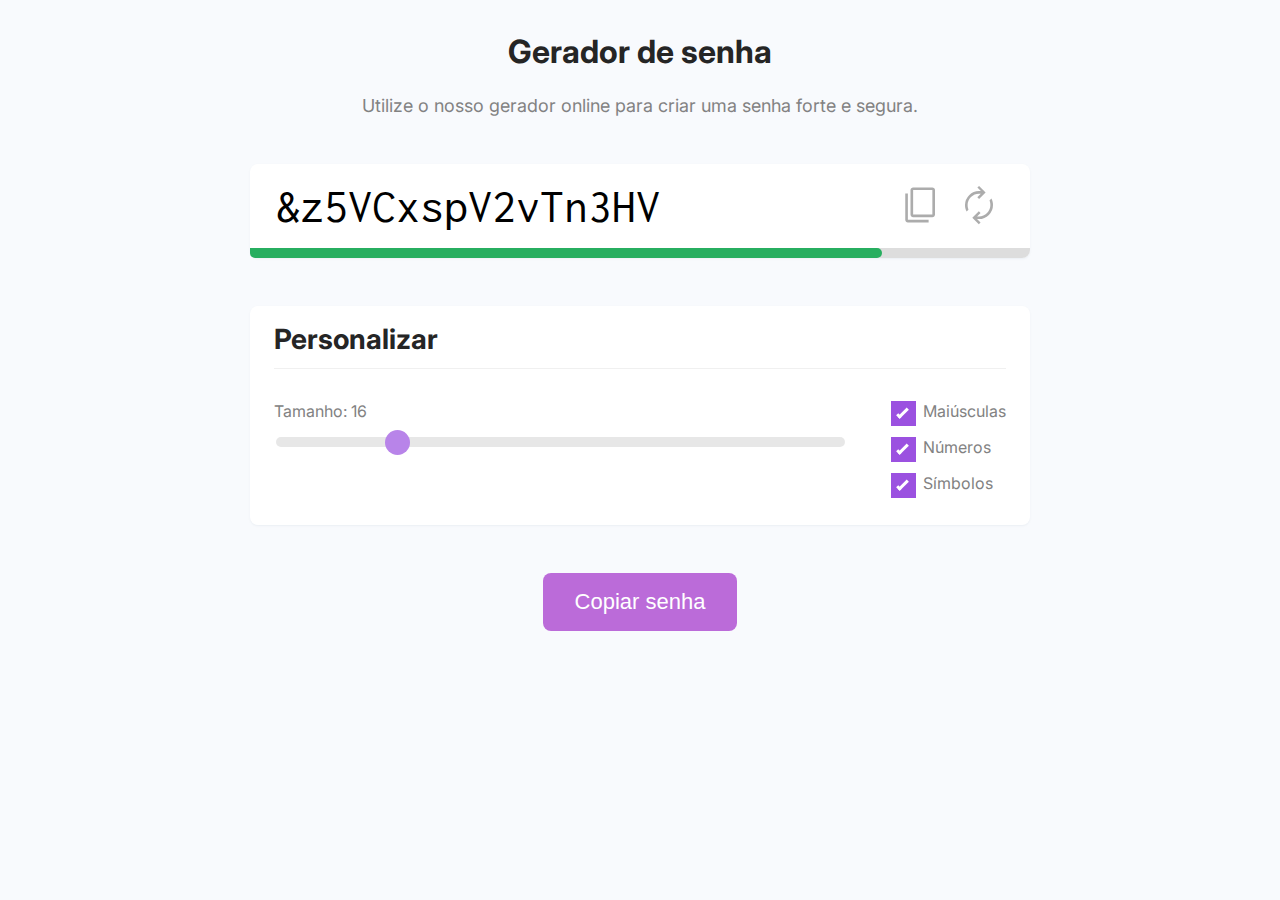
<file: geradorSenha/index.html>
<!DOCTYPE html>
<html lang="en">

<head>
  <meta charset="UTF-8" />
  <meta http-equiv="X-UA-Compatible" content="IE=edge" />
  <meta name="viewport" content="width=device-width, initial-scale=1.0" />
  <link rel="preconnect" href="https://fonts.googleapis.com" />
  <link rel="preconnect" href="https://fonts.gstatic.com" crossorigin />
  <link href="https://fonts.googleapis.com/css2?family=Inconsolata:wght@600&family=Inter:wght@400;600&display=swap"
    rel="stylesheet" />
  <link rel="stylesheet" href="reset.css" />
  <link rel="stylesheet" href="style.css" />
  <title>Document</title>
</head>

<body>
  <main>
    <section class="hero">
      <h1 class="title">Gerador de senha</h1>
      <p class="subtitle">
        Utilize o nosso gerador online para criar uma senha forte e segura.
      </p>
    </section>

    <section class="box">
      <div class="password">
        <div class="text">
          <input type="text" name="password" id="password" />
        </div>
        <div class="actions">
          <button id="copy-1">
            <img src="copy.svg" width="42" />
          </button>
          <button id="renew">
            <img src="renew.svg" width="42" />
          </button>
        </div>
      </div>
      <div class="security-indicator">
        <div id="security-indicator-bar" class="bar"></div>
      </div>
    </section>

    <section class="box customize">
      <h3 class="title">Personalizar</h3>
      <div class="actions">
        <div class="password-length">
          <p>Tamanho: <span id="password-length-text">16</span></p>
          <input type="range" name="password-length" id="password-length" class="slider" value="16" min="4" max="64" />
        </div>
        <div class="config">
          <label class="checkbox-container">
            <span class="text">Maiúsculas</span>
            <input type="checkbox" id="uppercase-check" checked />
            <span class="checkmark"></span>
          </label>
          <label class="checkbox-container">
            <span class="text">Números</span>
            <input type="checkbox" id="number-check" checked />
            <span class="checkmark"></span>
          </label>
          <label class="checkbox-container">
            <span class="text">Símbolos</span>
            <input type="checkbox" id="symbol-check" checked />
            <span class="checkmark"></span>
          </label>
        </div>
      </div>
    </section>

    <div class="submit">
      <button id="copy-2">Copiar senha</button>
    </div>
  </main>
  <script src="script.js"></script>
</body>

</html>
</file>
<file: geradorSenha/style.css>
body {
  background-color: #f8fafd;
  font-family: "Inter", sans- serif;
  color: #252525;
  padding: 2rem;
}

main {
  max-width: 780px;
  margin: 0 auto;
}

.hero {
  text-align: center;
  padding-bottom: 3rem;
}
.hero .title {
  font-size: 2rem;
  font-weight: bold;
  padding-bottom: 1.5rem;
}
.hero .subtitle {
  font-size: 1.125rem;
  color: #828282;
}

.box {
  background: #fff;
  box-shadow: 0 1px 2px rgba(132, 148, 165, 0.1);
  border-radius: 8px;
  margin-bottom: 3rem;
}

.password {
  display: flex;
  align-items: center;
  padding: 1rem 1.5rem;
}
.password .text {
  flex: 1;
}
.password .text input {
  font-family: "Inconsolata", serif;
  font-size: 3rem;
  border: none;
  outline: none;
  cursor: default;
  height: 52px;
  width: 100%;
  transition: all 0.2s;
  -webkit-user-select: none;
  -moz-user-select: none;
  -ms-user-select: none;
  user-select: none;
}
.password .text input.font-sm {
  font-size: 2rem;
}
.password .text input.font-xs {
  font-size: 1.5rem;
}
.password .text input.font-xxs {
  font-size: 1rem;
}
.password .actions button {
  background-color: transparent;
  border: none;
  cursor: pointer;
  opacity: 0.7;
  transition: opacity 0.2s;
}

.security-indicator {
  height: 10px;
  background-color: #ddd;
  border-bottom-left-radius: 8px;
  border-bottom-right-radius: 8px;
}
.security-indicator .bar {
  height: 10px;
  border-top-right-radius: 8px;
  border-bottom-left-radius: 8px;
  border-bottom-right-radius: 8px;

  transition: all 0.2s;
}
.security-indicator .bar.completed {
  border-top-right-radius: 0;
}
.security-indicator .bar.critical {
  background-color: #eb5757;
}
.security-indicator .bar.warning {
  background-color: #f2c94c;
}
.security-indicator .bar.safe {
  background-color: #27ae60;
}

.customize {
  padding: 1rem 1.5rem;
}
.customize .title {
  border-bottom: 1px solid #f0f0f0;
  font-size: 1.75rem;
  font-weight: bold;
  margin-bottom: 2rem;
  padding-bottom: 0.75rem;
}
.customize .actions {
  display: flex;
  gap: 3rem;
  color: #828282;
}
.customize .password-length {
  flex: 1;
}
.customize .password-length .slider {
  appearance: none;
  -webkit-appearance: none;
  height: 10px;
  background: #dddddd;
  outline: none;
  border-radius: 8px;
  width: 100%;
  opacity: 0.7;
  transition: opacity 0.2s;
  margin-top: 1rem;
}
.customize .password-length .slider:hover {
  opacity: 1;
}
.customize .password-length .slider::-webkit-slider-thumb {
  -webkit-appearance: none;
  appearance: none;
  width: 25px;
  height: 25px;
  border-radius: 25px;
  background: #9b51e0;
  cursor: pointer;
}
.customize .password-length .slider::-moz-range-thumb {
  width: 25px;
  height: 25px;
  border-radius: 25px;
  background: #9b51e0;
  cursor: pointer;
}

.checkbox-container {
  display: block;
  position: relative;
  padding-left: 2rem;
  margin-bottom: 1rem;
  cursor: pointer;
  -webkit-user-select: none;
  -moz-user-select: none;
  -ms-user-select: none;
  user-select: none;
}
.checkbox-container input {
  position: absolute;
  height: 0;
  width: 0;
  opacity: 0;
  cursor: pointer;
}
.checkbox-container .checkmark {
  position: absolute;
  top: 0;
  left: 0;
  height: 25px;
  width: 25px;
  background-color: #dddddd;
  transition: all 0.2s;
}
.checkbox-container:hover input ~ .checkmark {
  background-color: #cccccc;
}
.checkbox-container input:checked ~ .checkmark {
  background-color: #9b51e0;
}
.checkbox-container .checkmark:after {
  content: "";
  display: none;
  position: absolute;
  left: 9px;
  top: 5px;
  width: 5px;
  height: 13px;
  border: solid white;
  border-width: 0 3px 3px 0;
  transform: rotate(45deg);
}
.checkbox-container input:checked ~ .checkmark:after {
  display: block;
}

.submit {
  text-align: center;
}
.submit button {
  background-color: #bb6bd9;
  font-size: 1.375rem;
  color: #fff;
  border: none;
  border-radius: 8px;
  cursor: pointer;
  padding: 1rem 2rem;
  transition: all 0.2s;
}
.submit button:hover {
  background-color: #9b51e0;
}

@media only screen and (max-width: 480px) {
  .password {
    padding: 1rem;
  }
  .password .text input {
    font-size: 1.5rem;
  }
  .password .text input.font-sm {
    font-size: 1.2rem;
  }
  .password .text input.font-xs {
    font-size: 1rem;
  }
  .password .text input.font-xxs {
    font-size: 1rem;
  }
  .password .actions img {
    width: 24px;
  }
}
</file>
